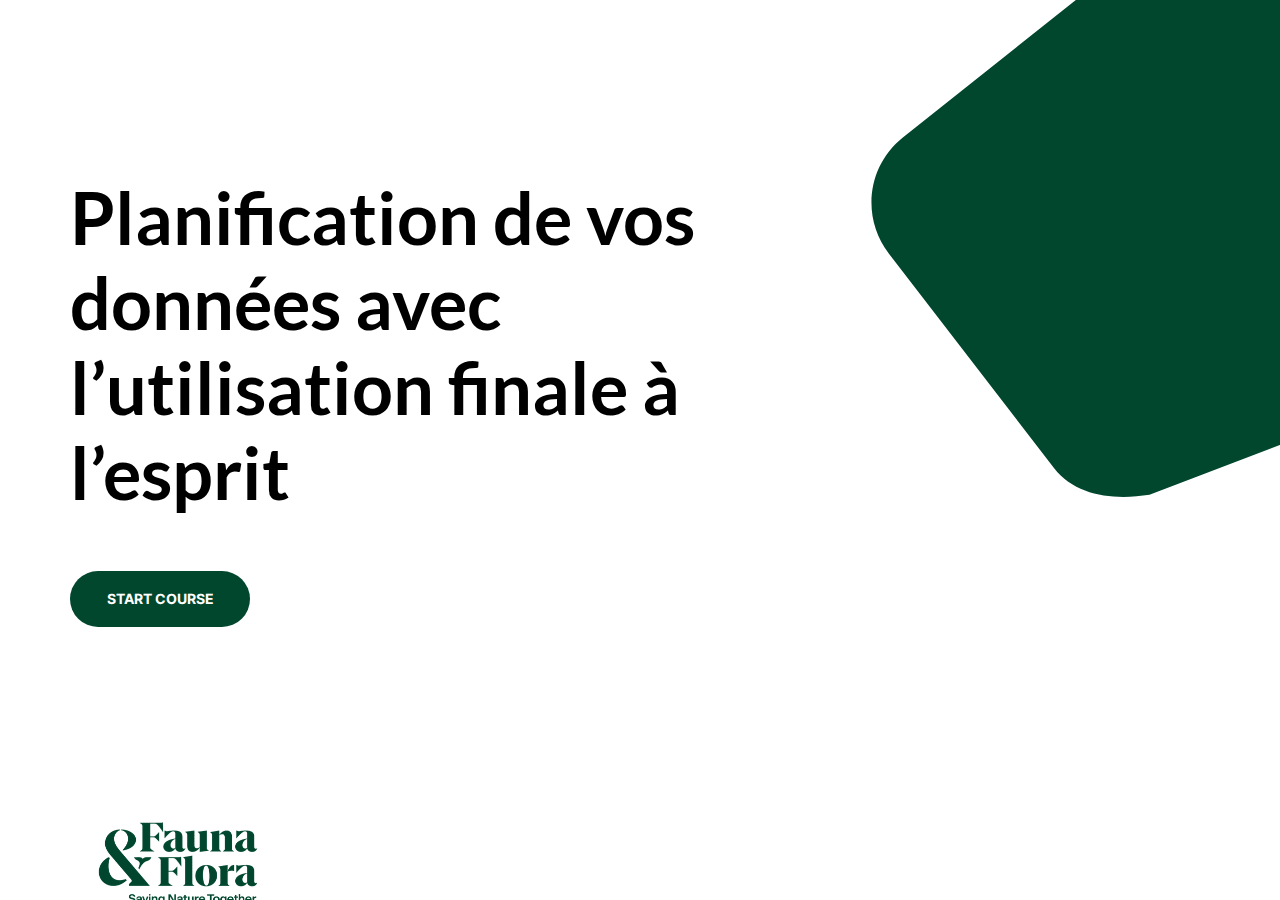
<file: index.html>
<!DOCTYPE html>
<html lang="en" class="">
  <head>
    <meta http-equiv="X-UA-Compatible" content="IE=edge,chrome=1">
    <meta name="viewport" content="width=device-width, initial-scale=1">
    <meta charset="utf-8">

    <title>Planification de vos données avec l’utilisation finale à l’esprit</title>

    <link type="text/css" rel="stylesheet" href="lib/icomoon.css">
    <script type="text/javascript" src="lib/player-0.0.11.min.js"></script>
    <script type="text/javascript" src="lib/lzwcompress.js"></script>

    <!-- Resize Hack -->
    <script type="text/javascript">
      window.resizeTo(screen.width, screen.height);
    </script>
    
    <!--[if lt IE 9]>
    <script src="//html5shiv.googlecode.com/svn/trunk/html5.js"></script>
    <![endif]-->

    <script id="__ENTRY__" type="application/json">
      {".js":["rise/5b8604d3.js"]}
    </script>

    <script id="__REMOTE_ENTRIES__" type="application/json">
      {"mondrian":{".js":["mondrian/entry.js"]}}
    </script>

    <script>
      (function() {
        const jsonp = {}

        function loadModule(manifest) {
          const p = []

          if (manifest['.css'] != null) {
            for (var idx = 0; idx < manifest['.css'].length; idx++) {
              p.push(new Promise((resolve, reject) => {
                var link = document.createElement('link')
                link.onload = resolve
                link.onerror = reject
                link.rel = 'stylesheet'
                link.href = 'lib/' + manifest['.css'][idx]
                document.body.appendChild(link)
              }))
            }
          }

          if (manifest['.js'] != null) {
            for (var idx = 0; idx < manifest['.js'].length; idx++) {
              p.push(new Promise((resolve, reject) => {
                var script = document.createElement('script')
                script.onload = resolve
                script.onerror = reject
                script.src = 'lib/' + manifest['.js'][idx]
                document.body.appendChild(script)
              }))
            }
          }

          return Promise.all(p)
        }

        function deserialize(str) {
          const buffer = Uint8Array.from(atob(str), c => c.charCodeAt(0))
          const json = new TextDecoder().decode(buffer)
          const result = JSON.parse(json)
          return result
        }

        function __loadEntry() {
          return loadModule(JSON.parse(document.getElementById('__ENTRY__').textContent))
        }

        function __loadRemoteEntry(name) {
          const manifest = JSON.parse(document.getElementById('__REMOTE_ENTRIES__').textContent)
          if (manifest[name] == null) throw new Error(`Missing manifest for remote entry "${name}".`)
          return loadModule(manifest[name])
        }
        
        async function __loadJsonp(id, path) {
          try {
            return await new Promise((resolve, reject) => {
              try {
                jsonp[id] = resolve
                const script = document.createElement('script')
                script.onerror = reject
                script.src = `./${path}`
                document.head.appendChild(script)
              } catch (err) {
                reject(err)
              }
            })
          } finally {
            delete jsonp[id]
          }
        }

        function __resolveJsonp(id, data) {
          const resolve = jsonp[id]
          if (typeof resolve !== 'function') {
            throw new Error(`Could not load JSONP "${id}"`)
          }
          resolve(data)
        }

        async function __fetchCourse(name) {
          name = name == null ? window.i18n.default : name
          if (!window.i18n.available.includes(name)) {
            console.warn(`Could not load locale "${name}"`)
            name = window.i18n.available[0]
          }
          const encoded = await __loadJsonp(`course:${name}`, `locales/${name}.js`)
          const courseData = deserialize(encoded)
          return courseData
        }

        window.__loadEntry = __loadEntry
        window.__loadRemoteEntry = __loadRemoteEntry
        window.__loadJsonp = __loadJsonp
        window.__resolveJsonp = __resolveJsonp
        window.__fetchCourse = __fetchCourse
      })()
    </script>
  </head>
  <body>
    <div id="app"></div>
    <script>
  (function(root) {
    window.i18n = {"available":["und"],"default":"und"};
    window.partnerContent = [];

    var quizId = null;
    var storylineId = null;
    var completionPercentage = 100;
    var reporting = 'completed-incomplete';

    var LMSProxySelections = [
      'CommitData',
      'ConcedeControl', // Gives control back to the LMS
      'CreateResponseIdentifier', // Create question response
      'Finish',
      'GetDataChunk',  // Retrieve stringified object with lesson progress
      'GetStatus', // Get Current Status
      'MatchingResponse', // Interaction - Question Type
      'RecordFillInInteraction', // Interaction - Question Type
      'RecordMatchingInteraction', // Interaction - Question Type
      'RecordMultipleChoiceInteraction', // Interaction - Question Type
      'ResetStatus', // Reset the Status
      'SetBookmark',   // Set identifier for bookmark
      'SetDataChunk',  // Set a stringified object with lesson progress
      'SetFailed', // Tell LMS user Failed course
      'SetPassed', // Tell LMS user Passed the course
      'SetReachedEnd', // Tell LMS user completed course
      'SetScore', // Report Users Score to the LMS (for Pass and fail)
      'WriteToDebug',
    ];

    function HookCommit() {
  LMSProxyFuncs.WriteToDebug('Commit strategy detected a reason to commit! Forcing a commit to the LMS.');
  LMSProxyFuncs.CommitData();
}

const ProxyHooks = {

  'SetFailed': HookCommit,
  'SetPassed': HookCommit,
  'SetReachedEnd': HookCommit,
  'SetScore': HookCommit,

  'RecordMultipleChoiceInteraction': HookCommit,
  'RecordMatchingInteraction': HookCommit,
  'RecordFillInInteraction': HookCommit,
  'MatchingResponse': HookCommit,
};

function hookProxy(funcName) {
  if(ProxyHooks[funcName]) {
    return ProxyHooks[funcName]();
  }

  return;
}

var LMSProxyFuncs = pick(LMSProxySelections, window.parent, Function.prototype);

function noAPIFunction (funcName) {
  return function () {
    console.log('Warning: Course was unable to find the LMS API for ' + funcName + '. Course may have been launched from scormcontent/index.html, or the course package is not within an LMS. Saving of student data will not occur.');
  }
}

var initProxy = function() {
  return Object.keys(LMSProxyFuncs).reduce(function(newProxy, funcName) {
    if (LMSProxyFuncs[funcName].toString().length < 35) {
      noAPIFunction(funcName)();

      if (funcName === 'cmi5') {
        newProxy['cmi5'] = {
          getMasteryScore: noAPIFunction('cmi5.getMasteryScore')
        }
      } else {
        newProxy[funcName] = noAPIFunction(funcName);
      }
      
      return newProxy;
    }

    if (arrayHas(funcName, ['CreateResponseIdentifier', 'MatchingResponse', 'cmi5'])) {
      newProxy[funcName] = LMSProxyFuncs[funcName];
      return newProxy;
    }

    newProxy[funcName] = function () {
      var args = ([]).slice.call(arguments);
      var result = LMSProxyFuncs[funcName].apply(null, args);

      hookProxy(funcName);

      return result;
    }
    return newProxy;
  }, {})
}


    var LMSProxy = initProxy();

    var cache = getLMSData();

    function debounce(fn, delay) {
  var timer = null;

  return function () {
    var context = this, args = arguments;
    clearTimeout(timer);
    timer = setTimeout(function () {
      fn.apply(context, args);
    }, delay);
  };
}

function compress(data) {
  try {
    return JSON.stringify({
      v: 2,
      d: lzwCompress.pack(JSON.stringify(data)),
      cpv: "fZ2I9ABU"
    });
  } catch(e) {
    return '';
  }
}

function decompress(stringData) {
  try {
    const data = JSON.parse(stringData);

    return data.d
      ? JSON.parse(lzwCompress.unpack(data.d))
      : data;
  } catch(e) {
    return {};
  }
}

function assign(target) {
  if (target === undefined || target === null) {
    throw new TypeError('assign: Cannot convert undefined or null to object');
  }

  var output = Object(target);

  for (var index = 1; index < arguments.length; index++) {
    var source = arguments[index];
    if (source !== undefined && source !== null) {
      for (var nextKey in source) {
        if (source.hasOwnProperty(nextKey)) {
          output[nextKey] = source[nextKey];
        }
      }
    }
  }
  return output;
}

function identity(value) {
  return value;
}

function bookmark(id) {
  var url = 'index.html#/lessons/' + id;

  LMSProxy.SetBookmark(url, '');
}

function completeOut(passed, reportParam) {
  var reportType = reportParam || reporting;

  if(passed) {
    switch(reportType) {
      case 'completed-incomplete':
      case 'completed-failed':
        LMSProxy.ResetStatus();
        LMSProxy.SetReachedEnd();
        break;

      case 'passed-incomplete':
      case 'passed-failed':
        LMSProxy.SetPassed();
        LMSProxy.SetReachedEnd();
        break;
    }
  } else {
    switch(reportType) {
      case 'passed-failed':
      case 'completed-failed':
        if(!isPassed()) {
          LMSProxy.SetFailed();
        }
        break;
    }
  }
}

var setDataChunk = debounce(function(data) {
  LMSProxy.SetDataChunk(data);
}, 100);

function concatLMSData(data) {
  assign(cache, data);
  setDataChunk(compress(cache));
}

function exit() {
  LMSProxy.ConcedeControl();
}

function finish(totalProgress) {
  if (
    quizId === null &&
    storylineId === null &&
    completionPercentage != undefined &&
    totalProgress >= completionPercentage
  ) {
    completeOut(true);
  }
}

function finishQuiz(passed, score, id) {
  if (id == quizId) {
    reportScore(score);
    completeOut(passed);
  }
}

function finishStoryline(id, passed, isQuiz, score) {
  if (id == storylineId) {
    if (isQuiz) {
      reportScore(score);
      completeOut(passed, 'passed-failed');
    } else {
      completeOut(passed);
    }
  }
}

function sanitizeForUri(title) {
  var strippedTitle = title.replace(/<(?:.|\n)*?>/gm, '');
  var sanitizedTitle = strippedTitle.replace(/[^a-zA-Z0-9-_.~]/g, '-');
  return sanitizedTitle;
}

function shorten(title) {
  return title.charAt(0);
}

function buildResponseIdentifier(response) {
  var title = sanitizeForUri(response.title);
  return LMSProxy.CreateResponseIdentifier(shorten(title), title);
}

function buildMatchingResponse(response) {
  var sourceTitle = sanitizeForUri(response.source.title);
  var targetTitle = sanitizeForUri(response.target.title);

  var source =
    LMSProxy.CreateResponseIdentifier(shorten(sourceTitle), sourceTitle);
  var target =
    LMSProxy.CreateResponseIdentifier(shorten(targetTitle), targetTitle);

  return new LMSProxy.MatchingResponse(source, target);
}

function cleanTitle(title, maxSize) {
  return title.substr(0, maxSize || 20).replace(/\s/g, '_');
}

function titleToId(quiz, question, attempts) {
  return cleanTitle(quiz, 20) + '_' + cleanTitle(question, 230) + '_' + attempts.toString().substr(0,3);
}

function normalizeResult(correct) {
  return correct
    ? window.parent.INTERACTION_RESULT_CORRECT
    : window.parent.INTERACTION_RESULT_WRONG;
}

function reportAnswer(data) {
  var recorder = Function.prototype;
  var response;
  var correctResponses;

  var isCorrect = normalizeResult(data.isCorrect);
  var latency = data.latency;
  var title = data.questionTitle;
  var weighting = 1;
  var strId = titleToId(data.quizTitle, title, data.retryAttempts);

  switch (data.type) {
    case 'MULTIPLE_CHOICE':
    case 'MULTIPLE_RESPONSE':
      response = data.response.map(buildResponseIdentifier);
      correctResponses = data.correctResponse.map(buildResponseIdentifier);
      recorder = LMSProxy.RecordMultipleChoiceInteraction;
      break;

    case 'FILL_IN_THE_BLANK':
      response = data.response;
      correctResponses = data.correctResponse;
      recorder = LMSProxy.RecordFillInInteraction;
      break;

    case 'MATCHING':
      response = data.response.map(buildMatchingResponse);
      correctResponses = data.correctResponse.map(buildMatchingResponse);
      recorder = LMSProxy.RecordMatchingInteraction;
      break;
  }

  recorder(
    strId,
    response,
    isCorrect,
    correctResponses,
    title,
    weighting,
    latency,
    0
  );
}

function getLMSData() {
  var data = null;

  if(!cache) {
    data = LMSProxy.GetDataChunk();

    var result = data
      ? decompress(data)
      : {};

    return result;
  }

  return assign({}, cache);
}

function getProgress(initialProgress) {
  var decodeCourseProgress =
    root.Rise.decodeCourseProgress;

  var progress = assign({}, {
    progress: { lessons: {} }
  }, getLMSData()).progress;

  if(initialProgress) {
    return decodeCourseProgress(initialProgress, progress);
  }

  return progress;
}

function isExport() {
  return true;
}

function isPassed() {
  return LMSProxy.GetStatus() === window.parent.LESSON_STATUS_PASSED;
}

function pick(keys, obj, def) {
  return keys.reduce(function(memo, key) {
    if(obj[key] === undefined) {
      if(def !== undefined) {
        memo[key] = def;
      }
    } else {
      memo[key] = obj[key];
    }

    return memo;
  }, {});
}

function reportScore(score) {
  var highScore = Math.max(getLMSData().score || 0, score);
  concatLMSData({ score: highScore });

  LMSProxy.SetScore(highScore, 100, 0);
}

function resolvePath(path) {
  return ('assets/').concat(path);
}

function resolveFontPath(font) {
  return ('lib/fonts/').concat(font.key.split('/').reverse()[0]);
}

function setLessonProgress(lessonProgress) {
  var encodeLessonProgress =
    root.Rise.encodeLessonProgress;

  var currentProgress = getProgress();

  var lessons = assign(
    {},
    currentProgress.lessons,
    encodeLessonProgress(lessonProgress)
  );

  var progress = assign({}, currentProgress, { lessons: lessons });

  concatLMSData({ progress: progress });
}

function setCourseProgress(courseProgress) {
  var encodeCourseProgress =
    root.Rise.encodeCourseProgress;

  var currentProgress = getProgress();

  var progress = assign(
    {},
    currentProgress,
    encodeCourseProgress(courseProgress)
  );

  concatLMSData({ progress: progress });
}

function getMasteryScore(payload) {
  return payload.passingScore;
}

function arrayHas(val, arr) {
  return !!(~(arr.indexOf(val)))
}

function fetchAvailableLocales() {
  return window.i18n
}

root.Rise = {
  completeLessons: identity,
  decodeCourseProgress: identity,
  encodeCourseProgress: identity,
  encodeLessonProgress: identity
};

root.Runtime = {
  bookmark: bookmark,
  exit: exit,
  fetch: window.__fetchCourse,
  fetchAvailableLocales: fetchAvailableLocales,
  finish: finish,
  finishQuiz: finishQuiz,
  finishStoryline: finishStoryline,
  getMasteryScore: getMasteryScore,
  getProgress: getProgress,
  isExport: isExport,
  reportAnswer: reportAnswer,
  resolveFontPath: resolveFontPath,
  resolvePath: resolvePath,
  setCourseProgress: setCourseProgress,
  setLessonProgress: setLessonProgress
};

  }(window));
</script>

    
    <script>__loadEntry()</script>
    
  </body>
</html>
</file>
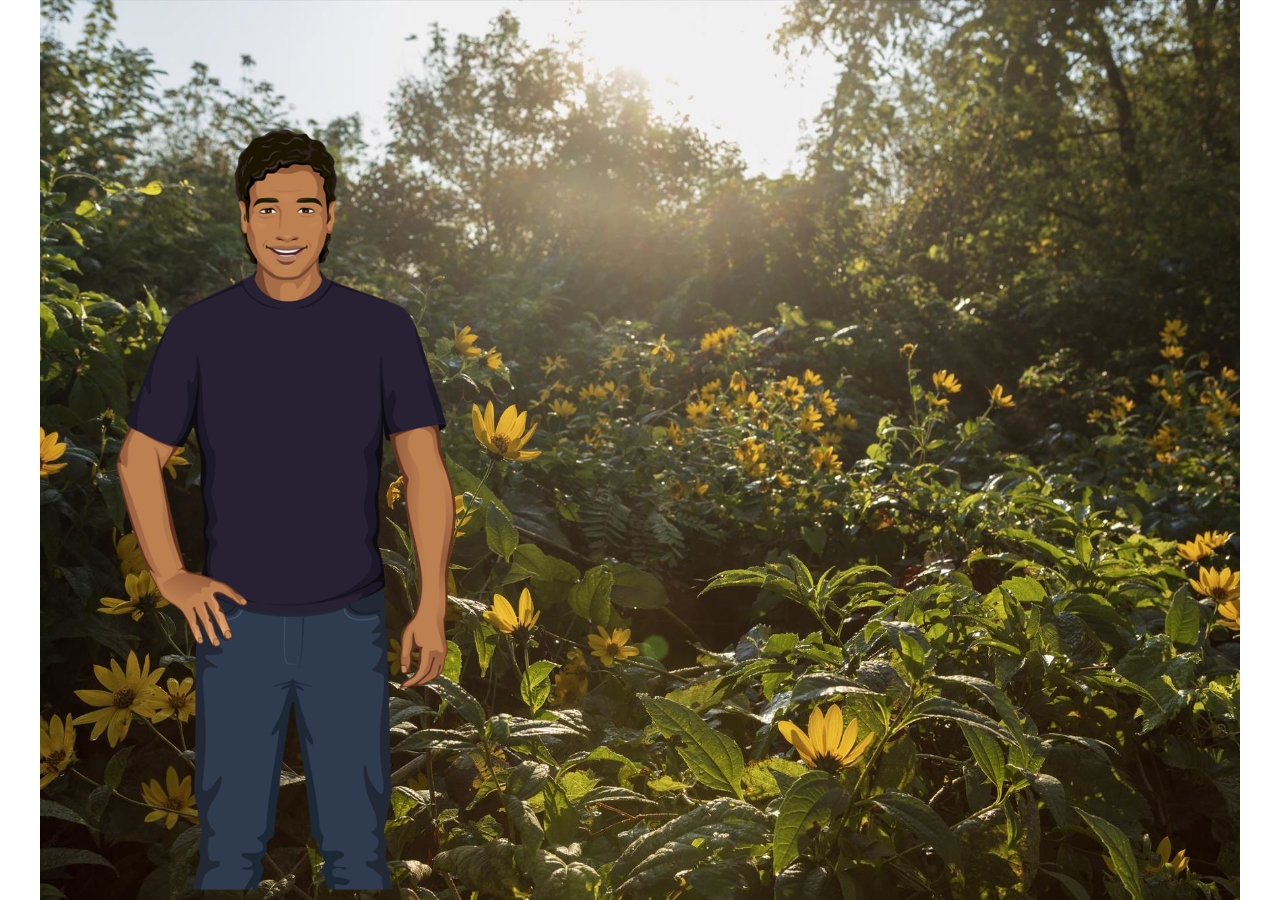
<file: assets/ftz3OfoMGgkqKlr5/story.html>
﻿<!doctype html>
<html lang="en-US">
<head>
  <meta charset="utf-8">
  <!-- Created using Storyline 360 - http://www.articulate.com  -->
  <!-- version: 3.86.32080.0 -->
  <title>convo avec Oscar et Ana</title>
  <meta http-equiv="x-ua-compatible" content="IE=edge"/>
  <meta name="viewport" content="width=device-width,initial-scale=1,user-scalable=no,shrink-to-fit=no,minimal-ui"/>
  <meta name="apple-mobile-web-app-capable" content="yes"/>
  <style>
    html, body { height: 100%; padding: 0; margin: 0 }
    #app { height: 100%; width: 100%; }
  </style>

  <script>
    window.DS = {};
    window.globals = {
      DATA_PATH_BASE: '',
      HAS_FRAME: true,
      HAS_SLIDE: true,

      lmsPresent: false,
      tinCanPresent: false,
      cmi5Present: false,
      aoSupport: false,
      scale: 'noscale',
      captureRc: false,
      browserSize: 'optimal',
      bgColor: '#282828',
      features: 'ClosedCaptionsCustomization,DropInBase,DropInInteractions,DropInMisc,DropInVectors,DropInVideo,JsApi,LayerPresentAsDialog,MultipleQuizTracking,UpdatedThemeEditor',
      themeName: 'unified',
      preloaderColor: '#FFFFFF',
      suppressAnalytics: false,
      productChannel: 'stable',
      publishSource: 'storyline',
      aid: 'aid|61ed9284-7fb2-4892-9b91-5a5bcbf24032',
      cid: '1b6b635f-0458-48ac-a4dc-8f26f0704efa',
      playerVersion: '3.86.32080.0',
      publishTimestamp: '2024-05-19T17:23:03.9214732Z',
      maxIosVideoElements: 10,
      connectionSettings: { message: 'You%20are%20offline.%20Trying%20to%20reconnect...', useDarkTheme: false, mode: 'disabled' },
      hasFeature: function(feature) {
        return this.features.split(',').includes(feature);
      },
      
      parseParams: function(qs) {
        if (window.globals.parsedParams != null) {
          return window.globals.parsedParams;
        }
        qs = (qs || window.location.search.substr(1)).split('+').join(' ');
        var params = {},
            tokens,
            re = /[?&]?([^=]+)=([^&]*)/g;

        while (tokens = re.exec(qs)) {
          params[decodeURIComponent(tokens[1]).trim()] =
            decodeURIComponent(tokens[2]).trim();
        }
        window.globals.parsedParams = params;
        return params;
      }

    };
  </script>
  <script>
    var isIe11 = ('ActiveXObject' in window || window.MSBlobBuilder != null)
      && window.msCrypto != null && !window.ActiveXObject;
    if (isIe11) {
      window.globals.unsupportedBrowser = true;
      document.write(atob('[base64]'));
    }
  </script>

  <script>
    if (window.globals.hasFeature('MultiLanguageSupport')) {
      
      
    }
  </script>

  
  <script>window.THREE = { };</script>
  
<meta name="robots" content="noindex, nofollow"></head>
<body style="background: #282828" class="cs-HTML theme-unified">
<script src="player-interface.js"></script>
  <script>!function(){var e,i=/iPhone/i,o=/iPod/i,n=/iPad/i,t=/\biOS-universal(?:.+)Mac\b/i,r=/\bAndroid(?:.+)Mobile\b/i,a=/Android/i,d=/(?:SD4930UR|\bSilk(?:.+)Mobile\b)/i,p=/Silk/i,l=/Windows Phone/i,u=/\bWindows(?:.+)ARM\b/i,b=/BlackBerry/i,s=/BB10/i,c=/Opera Mini/i,f=/\b(CriOS|Chrome)(?:.+)Mobile/i,h=/Mobile(?:.+)Firefox\b/i,v=function(e){return void 0!==e&&"MacIntel"===e.platform&&"number"==typeof e.maxTouchPoints&&e.maxTouchPoints>1&&"undefined"==typeof MSStream};e=function(e){var m={userAgent:"",platform:"",maxTouchPoints:0};e||"undefined"==typeof navigator?"string"==typeof e?m.userAgent=e:e&&e.userAgent&&(m={userAgent:e.userAgent,platform:e.platform,maxTouchPoints:e.maxTouchPoints||0}):m={userAgent:navigator.userAgent,platform:navigator.platform,maxTouchPoints:navigator.maxTouchPoints||0};var g=m.userAgent,y=g.split("[FBAN");void 0!==y[1]&&(g=y[0]),void 0!==(y=g.split("Twitter"))[1]&&(g=y[0]);var A=function(e){return function(i){return i.test(e)}}(g),w={apple:{phone:A(i)&&!A(l),ipod:A(o),tablet:!A(i)&&(A(n)||v(m))&&!A(l),universal:A(t),device:(A(i)||A(o)||A(n)||A(t)||v(m))&&!A(l)},amazon:{phone:A(d),tablet:!A(d)&&A(p),device:A(d)||A(p)},android:{phone:!A(l)&&A(d)||!A(l)&&A(r),tablet:!A(l)&&!A(d)&&!A(r)&&(A(p)||A(a)),device:!A(l)&&(A(d)||A(p)||A(r)||A(a))||A(/\bokhttp\b/i)},windows:{phone:A(l),tablet:A(u),device:A(l)||A(u)},other:{blackberry:A(b),blackberry10:A(s),opera:A(c),firefox:A(h),chrome:A(f),device:A(b)||A(s)||A(c)||A(h)||A(f)},any:!1,phone:!1,tablet:!1};return w.any=w.apple.device||w.android.device||w.windows.device||w.other.device,w.phone=w.apple.phone||w.android.phone||w.windows.phone,w.tablet=w.apple.tablet||w.android.tablet||w.windows.tablet,w}(),"object"==typeof exports&&"undefined"!=typeof module?module.exports=e:"function"==typeof define&&define.amd?define((function(){return e})):this.isMobile=e}();
    window.isMobile.apple.tablet = window.isMobile.apple.tablet ||
      (navigator.platform === 'MacIntel' && navigator.maxTouchPoints > 1);
    window.isMobile.apple.device = window.isMobile.apple.device || window.isMobile.apple.tablet;
    window.isMobile.tablet = window.isMobile.tablet || window.isMobile.apple.tablet;
    window.isMobile.any = window.isMobile.any || window.isMobile.apple.tablet;
  </script>

  <div id="focus-sink" tabindex="-1"></div>

  <div id="preso"></div>
  <script>
    (function() {

      var classTypes = [ 'desktop', 'mobile', 'phone', 'tablet' ];

      var addDeviceClasses = function(prefix, testObj) {
        var curr, i;
        for (i = 0; i < classTypes.length; i++) {
          curr = classTypes[i];
          if (testObj[curr]) {
            document.body.classList.add(prefix + curr);
          }
        }
      };

      var params = window.globals.parseParams(),
          isDevicePreview = params.devicepreview === '1',
          isPhoneOverride = params.deviceType === 'phone' || (isDevicePreview && params.phone == '1'),
          isTabletOverride = (params.deviceType === 'tablet' || isDevicePreview) && !isPhoneOverride,
          isMobileOverride = isPhoneOverride || isTabletOverride;

      var deviceView = {
        desktop: !window.isMobile.any && !isMobileOverride,
        mobile: window.isMobile.any || isMobileOverride,
        phone: isPhoneOverride || (window.isMobile.phone && !isTabletOverride),
        tablet: isTabletOverride || window.isMobile.tablet
      };

      window.globals.deviceView = deviceView;
      window.isMobile.desktop = !window.isMobile.any;
      window.isMobile.mobile = window.isMobile.any;

      addDeviceClasses('view-', deviceView);

    })();
  </script>
  
  <script src='story_content/user.js' type=text/javascript></script>
  <div class="slide-loader"></div>

  <script>
    var doc = document, loader = doc.body.querySelector('.slide-loader'); [ 1, 2, 3 ].forEach(function(n) { var d = doc.createElement('div'); d.style.backgroundColor = window.globals.preloaderColor; d.classList.add('mobile-loader-dot'); d.classList.add('dot' + n); loader.appendChild(d); });
  </script>

  <div class="mobile-load-title-overlay" style="display: none">
    <div class="mobile-load-title">convo avec Oscar et Ana</div>
  </div>

  <div class="mobile-chrome-warning"></div>

  
<style>
  .warn-connection-dialog {
    display: none;
    background: transparent;
    pointer-events: all;
    position: fixed;
    left: 0;
    top: 0;
    width: 100%;
    height: 100%;
    z-index: 999;
  }

  .warn-connection-content {
    pointer-events: all;
    border-radius: 4px;
    background: white;
    border: 1px solid #E7E7E7;
    color: #333333;
    box-shadow: 0 2px 4px rgba(0, 0, 0, 0.25);
    transition: all 150ms ease-out;
    position: absolute;
    white-space: nowrap;
  }

  .view-phone.is-landscape .warn-connection-content {
    left: 23px;
    bottom: 23px;
  }

  .view-tablet.is-landscape .warn-connection-content {
    left: 50%;
    top: 20px;
    transform: translateX(-50%);
  }

  .view-mobile.is-portrait .warn-connection-content {
    transform: translate(-50%, calc(-100% - 15px));
  }

  .warn-connection-content p {
    display: inline-block;
    margin: 0 8px 0 0;
    line-height: 33px;
    font-size: 11px;
  }

  .warn-connection-content svg {
    position: relative;
    vertical-align: middle;
    margin: 0 2px 2px 8px;
  }

  .view-desktop .warn-connection-content {
    left: 1.5em;
    bottom: 1.5em;
  }

  .view-desktop .warn-connection-content p {
    font-size: 1.1em;
  }

  .is-offline .warn-connection-dialog {
    display: block;
  }

  .is-offline .cs-panel * {
    pointer-events: none !important;
  }

  .is-offline .cs-panel {
    pointer-events: all !important;
  }

  .is-offline #nav-controls * {
    pointer-events: none !important;
  }

  .is-offline #nav-controls {
    pointer-events: all !important;
  }
</style>

<div class="warn-connection-dialog" role="alertdialog" aria-modal="true" tabindex="0" aria-labelledby="warn-connection-message">
  <div class="warn-connection-content">
    <svg width="17" height="15" viewBox="0 0 17 15" xmlns="http://www.w3.org/2000/svg">
      <path fill="#8F0000" stroke="white" d="M16.07,12.98 L15.88,12.23 L9.51,1.21 C8.97,0.26,7.6,0.26,7.06,1.21 L0.69,12.23 C0.15,13.16,0.81,14.36,1.91,14.36 H14.65 C15.47,14.36,16.05,13.7,16.07,12.98 Z"/>
      <path fill="white" stroke="white" d="M8.58,5.5 C8.35,5.28,8.5,5.35,8.21,5.32 C8.09,5.35,7.97,5.49,7.96,5.67 C7.97,5.79,7.98,5.92,7.98,6.04 L7.98,6.04 C7.99,6.17,8,6.31,8.01,6.43 L8.01,6.44 C8.03,6.92,8.06,7.41,8.09,7.9 L8.09,7.9 C8.12,8.39,8.14,8.88,8.17,9.37 C8.17,9.39,8.18,9.42,8.2,9.44 C8.23,9.46,8.25,9.47,8.28,9.47 C8.31,9.47,8.34,9.46,8.35,9.44 C8.37,9.43,8.38,9.4,8.39,9.35 L8.39,9.34 C8.39,9.24,8.4,9.15,8.4,9.05 L8.4,9.05 C8.41,8.96,8.41,8.86,8.42,8.75 C8.43,8.44,8.45,8.12,8.47,7.81 L8.47,7.81 C8.49,7.49,8.51,7.18,8.53,6.87 C8.55,6.46,8.56,6.05,8.59,5.64 L8.6,5.62 C8.6,5.57,8.59,5.53,8.58,5.5 L8.21,5.32 Z"/>
      <circle fill="white" stroke="white" cx="8.3" cy="11.35" r="0.3"/>
    </svg>
    <p id="warn-connection-message">You are offline. Trying to reconnect...</p>
  </div>
</div>

<script>
  (function() {
    window.DS.connection = {
      warningShown: false,
      assets: {},
      loadingAssetGroup: false,
      retryDelay: 500
    };

    var connectionSettings = window.globals.connectionSettings || {};

    var useConnectionMessages = window.AbortController != null &&
      window.location.protocol != 'file:' &&
      connectionSettings.mode === 'normal';

    window.DS.connection.useConnectionMessages = useConnectionMessages;

    var assetCount = 0;
    var checkLoadedId;


    if (useConnectionMessages && connectionSettings != null) {
      var contentEl = document.querySelector('.warn-connection-content');
      var messageEl = contentEl.querySelector('p');

      if (connectionSettings.useDarkTheme) {
        contentEl.style.borderColor = '#BABBBA';
        contentEl.style.backgroundColor = '#282828';
        contentEl.style.color = '#FFFFFF';
      }

      if (connectionSettings.message != null) {
        messageEl.textContent = window.decodeURIComponent(connectionSettings.message);
      }
    }

    function checkAssetsReady() {
      for (var i in DS.connection.assets) {
        if (!DS.connection.assets[i].success) {
          return false;
        }
      }
      return true;
    }

    function stopAssetGroup() {
      if (!useConnectionMessages) { return; }

      assetCount = 0;

      DS.connection.oldAssetGroup = DS.connection.assets;
      DS.connection.assets = {};
      DS.connection.loadingAssetGroup = false;
      clearInterval(checkLoadedId);
    }

    function startAssetGroup() {
      if (!useConnectionMessages) { return; }
      var ticks = 0;
      clearInterval(checkLoadedId);
      checkLoadedId = setInterval(function() {
        var loaded = 0;
        if (assetCount === 0 && loaded === 0) {
          clearInterval(checkLoadedId);
          return;
        }

        for (var i in DS.connection.assets) {
          if (DS.connection.assets[i].success) {
            loaded++;
          }
        }

        if (assetCount === loaded && checkAssetsReady()) {
          for (var i in DS.connection.assets) {
            if (DS.connection.assets[i].action) {
              DS.connection.assets[i].action();
            }
          }
          hideWarning();
          stopAssetGroup();
        }
      }, 100)
    }

    function requiredAsset(url, action, retry, type) {
      if (!useConnectionMessages) { return; }
      if (DS.connection.assets[url]) { return; }

      DS.connection.assets[url] = {
        success: false, action: action, retry: retry, type: type
      };
      assetCount = Object.keys(DS.connection.assets).length;
      if (!DS.connection.loadingAssetGroup) {
        startAssetGroup();
      }
      DS.connection.loadingAssetGroup = true;
    }

    function assetLoaded(url) {
      if (!useConnectionMessages) { return; }
      if (DS.connection.assets[url]) {
        DS.connection.assets[url].success = true;
      }
    }

    function assetFailed(url) {
      if (!useConnectionMessages) { return; }
      if (!DS.connection.assets[url]) {
        if (/\.js$/.test(url) && url.indexOf('transcripts') === -1) {
          setTimeout(function() {
            if (DS.connection.lastSlideLoaded != null) {
              DS.connection.lastSlideLoaded();
            }
          }, DS.connection.retryDelay);
        }
        return;
      }
      if (!DS.connection.warningShown) { showWarning(); }
      if (DS.connection.assets[url].retry) {
        setTimeout(function() {
          if (!DS.connection.assets[url].success) {
            DS.connection.assets[url].retry()
          }
        }, DS.connection.retryDelay);
      }
    }

    function hideWarning() {
      document.body.classList.remove('is-offline');
      DS.connection.warningShown = false;
      enableKeys();
    }
    DS.connection.hideWarning = hideWarning

    function showWarning(btn) {
      document.body.classList.add('is-offline')
      DS.connection.warningShown = true;
      updateWarningPosition();
      disableKeys();
    }

    function updateWarningPosition() {
      if (!DS.connection.warningShown) {
        return;
      }

      var isPortrait = document.body.classList.contains('is-portrait');
      var isMobile = document.body.classList.contains('view-mobile');
      var warningEl = document.querySelector('.warn-connection-content');

      if (isPortrait && isMobile) {
        var slide = document.querySelector('.primary-slide');
        var slideRect = slide != null
          ? slide.getBoundingClientRect()
          : { top: window.innerHeight, left: 0, width: window.innerWidth };

        warningEl.style.top = `${slideRect.top}px`
        warningEl.style.left = `${slideRect.left + slideRect.width / 2}px`
      } else {
        warningEl.style.top = null;
        warningEl.style.left = null;
      }

      window.requestAnimationFrame(updateWarningPosition);
    }

    function onDisableKeyDown(e) {
      e.preventDefault();
      e.stopImmediatePropagation();
    }

    function onDisableKeyUp(e) {
      e.preventDefault();
      e.stopImmediatePropagation();
    }

    var accStyle = document.createElement('style');
    var warnDialogEl = document.querySelector('.warn-connection-dialog');

    function disableKeys() {
      if (DS.views && DS.views.nsStack && DS.views.nsStack.length === 1) {
        DS.views.nsStack[0].tabReachable = false
        DS.views.nsStack[0].updateTabIndex(true, true);
      }

      accStyle.innerHTML = '.acc-shadow-dom { display: none; }';
      document.body.appendChild(accStyle);

      warnDialogEl.parentNode.append(warnDialogEl);
      warnDialogEl.focus();
    }

    function enableKeys() {
      accStyle.remove();
      if (DS.views && DS.views.nsStack && DS.views.nsStack.length === 1 && DS.views.nsStack[0].name === '_frame') {
        DS.views.nsStack[0].tabReachable = true;
        DS.views.nsStack[0].updateTabIndex();
      }
    }

    // these will all be noops if the feature flag isn't set in
    // the data and `window.globals.features`
    DS.connection.requiredAsset = requiredAsset;
    DS.connection.assetLoaded = assetLoaded;
    DS.connection.assetFailed = assetFailed;
    DS.connection.stopAssetGroup = stopAssetGroup;
    DS.connection.startAssetGroup = startAssetGroup;
  })();
</script>


  <script>
    
    if (window.autoSpider && window.vInterfaceObject) {
      document.querySelector('.mobile-load-title-overlay').style.display = 'none';
    }
  </script>

  

  <link rel="stylesheet" href="html5/data/css/output.min.css" data-noprefix/>
</body>
<script src="html5/lib/scripts/bootstrapper.min.js"></script>
</html>
</file>
<file: lib/icomoon.css>
@font-face {
	font-family: 'icomoon';
	src:  url('fonts/icomoon.ttf') format('truetype'),
				url('fonts/icomoon.woff') format('woff');
	font-weight: normal;
	font-style: normal;
}

[class^="icon-"], [class*=" icon-"] {
	/* use !important to prevent issues with browser extensions that change fonts */
	font-family: 'icomoon' !important;
	speak: none;
	font-style: normal;
	font-weight: normal;
	font-variant: normal;
	text-transform: none;
	line-height: 1;

	/* Better Font Rendering =========== */
	-webkit-font-smoothing: antialiased;
	-moz-osx-font-smoothing: grayscale;
}

.icon-edit-author-name:before {
	content: "\e976";
}
.icon-lock:before {
	content: "\e977";
}
.icon-checkmark-valid:before {
	content: "\e95d";
}
.icon-close-media-panel:before {
	content: "\e95e";
}
.icon-trash4:before {
	content: "\e95f";
}
.icon-x-invalid-url:before {
	content: "\e960";
}
.icon-attach2:before {
	content: "\e961";
}
.icon-bold:before {
	content: "\e962";
}
.icon-fontcolor:before {
	content: "\e963";
}
.icon-fontsize:before {
	content: "\e964";
}
.icon-italic:before {
	content: "\e965";
}
.icon-link:before {
	content: "\e966";
}
.icon-orderedlist:before {
	content: "\e967";
}
.icon-quote:before {
	content: "\e968";
}
.icon-unorderedlist:before {
	content: "\e969";
}
.icon-feedback:before {
	content: "\e910";
}
.icon-review:before {
	content: "\e911";
}
.icon-customizable:before {
	content: "\e908";
}
.icon-design:before {
	content: "\e909";
}
.icon-interactions:before {
	content: "\e90a";
}
.icon-questions:before {
	content: "\e90b";
}
.icon-scenarios2:before {
	content: "\e90c";
}
.icon-slides:before {
	content: "\e90d";
}
.icon-desktop:before {
	content: "\e902";
}
.icon-expressions:before {
	content: "\e903";
}
.icon-poses:before {
	content: "\e904";
}
.icon-retina:before {
	content: "\e905";
}
.icon-scenarios:before {
	content: "\e906";
}
.icon-transparency:before {
	content: "\e907";
}
.icon-Master-01:before {
	content: "\e934";
}
.icon-Master-02:before {
	content: "\e93a";
}
.icon-Master-03:before {
	content: "\e939";
}
.icon-Master-04:before {
	content: "\e936";
}
.icon-Master-05:before {
	content: "\e93b";
}
.icon-Master-06:before {
	content: "\e935";
}
.icon-Master-07:before {
	content: "\e937";
}
.icon-Master-08:before {
	content: "\e938";
}
.icon-Master-09:before {
	content: "\e922";
}
.icon-Master-10:before {
	content: "\e926";
}
.icon-Master-11:before {
	content: "\e924";
}
.icon-Master-12:before {
	content: "\e928";
}
.icon-Master-13:before {
	content: "\e923";
}
.icon-Master-14:before {
	content: "\e925";
}
.icon-Master-15:before {
	content: "\e929";
}
.icon-Master-16:before {
	content: "\e927";
}
.icon-Master-17:before {
	content: "\e92b";
}
.icon-Master-18:before {
	content: "\e92c";
}
.icon-Master-19:before {
	content: "\e92d";
}
.icon-Master-20:before {
	content: "\e92e";
}
.icon-Master-21:before {
	content: "\e92f";
}
.icon-Master-22:before {
	content: "\e930";
}
.icon-Master-23:before {
	content: "\e931";
}
.icon-Master-24:before {
	content: "\e932";
}
.icon-Master-25:before {
	content: "\e933";
}
.icon-Master-26:before {
	content: "\e92a";
}
.icon-check-circle:before {
	content: "\e803";
}
.icon-trash:before {
	content: "\e804";
}
.icon-rotation:before {
	content: "\e91a";
}
.icon-vector:before {
	content: "\e91b";
}
.icon-mute:before {
	content: "\e90e";
}
.icon-volume:before {
	content: "\e90f";
}
.icon-logo:before {
	content: "\e805";
}
.icon-share:before {
	content: "\e801";
}
.icon-sorting:before {
	content: "\e91c";
}
.icon-more:before {
	content: "\e91d";
}
.icon-copy:before {
	content: "\e951";
}
.icon-clock:before {
	content: "\e915";
}
.icon-quotes-left:before {
	content: "\e918";
}
.icon-list-numbered:before {
	content: "\e916";
}
.icon-list2:before {
	content: "\e917";
}
.icon-plus:before {
	content: "\e60a";
}
.icon-info:before {
	content: "\e974";
}
.icon-cross:before {
	content: "\e913";
}
.icon-checkmark:before {
	content: "\e975";
}
.icon-arrow-up2:before {
	content: "\e959";
}
.icon-arrow-down2:before {
	content: "\e95a";
}
.icon-sort-alpha-asc:before {
	content: "\e912";
}
.icon-rtf:before {
	content: "\e94b";
}
.icon-doc:before {
	content: "\e94a";
}
.icon-pdf:before {
	content: "\e94c";
}
.icon-ppt:before {
	content: "\e94d";
}
.icon-file:before {
	content: "\e94e";
}
.icon-xls:before {
	content: "\e94f";
}
.icon-zip:before {
	content: "\e950";
}
.icon-file-alt:before {
	content: "\e944";
}
.icon-doc-alt:before {
	content: "\e943";
}
.icon-pdf-alt:before {
	content: "\e945";
}
.icon-ppt-alt:before {
	content: "\e946";
}
.icon-rtf-alt:before {
	content: "\e947";
}
.icon-xls-alt:before {
	content: "\e948";
}
.icon-zip-alt:before {
	content: "\e949";
}
.icon-attach:before {
	content: "\e942";
}
.icon-reload:before {
	content: "\e941";
}
.icon-trash2:before {
	content: "\e60d";
}
.icon-arrow-left:before {
	content: "\e608";
}
.icon-arrow-right:before {
	content: "\e609";
}
.icon-check-alt:before {
	content: "\e606";
}
.icon-password-view:before {
	content: "\e972";
}
.icon-password-hide:before {
	content: "\e973";
}
.icon-view-grid:before {
	content: "\e96c";
}
.icon-grid-view:before {
	content: "\e96c";
}
.icon-view-list:before {
	content: "\e96d";
}
.icon-list-view:before {
	content: "\e96d";
}
.icon-blocks:before {
	content: "\e95b";
}
.icon-list3:before {
	content: "\e95c";
}
.icon-export:before {
	content: "\e958";
}
.icon-screencast:before {
	content: "\e957";
}
.icon-cursor:before {
	content: "\e956";
}
.icon-documents:before {
	content: "\e952";
}
.icon-duplicate:before {
	content: "\e952";
}
.icon-trash3:before {
	content: "\e953";
}
.icon-Article:before {
	content: "\e93c";
}
.icon-Interaction:before {
	content: "\e93d";
}
.icon-Quiz:before {
	content: "\e93e";
}
.icon-Video:before {
	content: "\e93f";
}
.icon-trashcan:before {
	content: "\e921";
}
.icon-marker_style:before {
	content: "\e920";
}
.icon-photo:before {
	content: "\e91f";
}
.icon-microphone:before {
	content: "\e91e";
}
.icon-plus2:before {
	content: "\e800";
}
.icon-processing:before {
	content: "\e607";
}
.icon-menu:before {
	content: "\e602";
}
.icon-headset:before {
	content: "\e603";
}
.icon-list:before {
	content: "\e604";
}
.icon-video:before {
	content: "\e605";
}
.icon-mail:before {
	content: "\e954";
}
.icon-remove:before {
	content: "\e955";
}
.icon-up-level-2:before {
	content: "\e96e";
}
.icon-up-level-list-2:before {
	content: "\e96f";
}
.icon-plus-circle:before {
	content: "\e802";
}
.icon-up-level:before {
	content: "\e970";
}
.icon-up-level-list:before {
	content: "\e971";
}
.icon-eye:before {
	content: "\e96b";
}
.icon-tick:before {
	content: "\e900";
}
.icon-check:before {
	content: "\e901";
}
.icon-link-alt:before {
	content: "\e919";
}
.icon-chevron-down:before {
	content: "\e60b";
}
.icon-chevron-up:before {
	content: "\e60c";
}
.icon-chevron-left:before {
	content: "\e600";
}
.icon-chevron:before {
	content: "\e601";
}
.icon-chevron-right:before {
	content: "\e601";
}
.icon-close-small:before {
	content: "\e940";
}
.icon-pie-chart:before {
	content: "\e914";
}
.icon-alert:before {
	content: "\e96a";
}
</file>
<file: assets/ftz3OfoMGgkqKlr5/html5/data/css/output.min.css>
@font-face {
  font-family: 'LatoBold Charset1_ BoldDC59563F';
  src: url('[data-uri]');
  font-style: normal;
  font-weight: normal;
}
@font-face {
  font-family: 'Lato Charset1_ 5hbVMCS2FF92A707';
  src: url('[data-uri]');
  font-style: normal;
  font-weight: normal;
}
@font-face {
  font-family: 'Open Sans Charset1_ 6TgBCDCA575';
  src: url('[data-uri]');
  font-style: normal;
  font-weight: normal;
}
@font-face {
  font-family: 'Open SansBold CharsBold48C514C9';
  src: url('[data-uri]');
  font-style: normal;
  font-weight: normal;
}
@font-face {
  font-family: 'Open Sans Charset0_v9TY33EDE6F2';
  src: url('[data-uri]');
  font-style: normal;
  font-weight: normal;
}
@font-face {
  font-family: 'Open SansBold CharsBoldE47A47C6';
  src: url('[data-uri]');
  font-style: normal;
  font-weight: normal;
}
.cs-HTML {
  background: rgba(40, 40, 40, 1);
}
.cs-pxabnsnfns00001100101 .cs-infopanel  {
  box-shadow: 0 1px 0 rgba(0, 0, 0, 0);
  background: rgba(255, 255, 255, 1);
}
.cs-pxabnsnfns00001100101 .cs-infopanel .cs-link {
  color: rgba(186, 187, 186, 1);
}
.cs-pxabnsnfns00001100101 .cs-infopanel .cs-link:hover {
  color: rgba(255, 255, 255, 1);
}
.cs-pxabnsnfns00001100101 .cs-infopanel .cs-name {
  color: rgba(68, 68, 68, 1);
}
.cs-pxabnsnfns00001100101 .cs-infopanel .cs-title {
  color: rgba(153, 153, 153, 1);
}
.cs-pxabnsnfns00001100101 .cs-infopanelpopup  {
  box-shadow: 0 1px 0 rgba(0, 0, 0, 0);
  background: rgba(0, 0, 0, 0);
}
.cs-pxabnsnfns00001100101 .cs-infopanelpopup .cs-link {
  color: rgba(255, 0, 0, 1);
}
.cs-pxabnsnfns00001100101 .cs-infopanelpopup .cs-link:hover {
  color: rgba(255, 255, 255, 1);
}
.cs-pxabnsnfns00001100101 .cs-infopanelpopup .cs-name {
  color: rgba(255, 255, 255, 1);
}
.cs-pxabnsnfns00001100101 .cs-infopanelpopup .cs-bio {
  color: rgba(186, 187, 186, 1);
}
.cs-pxabnsnfns00001100101 .cs-timer  {
  color: rgba(186, 187, 186, 1);
}
.cs-pxabnsnfns00001100101 .cs-duration stop:first-child {
  stop-color: rgba(60, 60, 60, 1);
}
.cs-pxabnsnfns00001100101 .cs-duration stop:last-child {
  stop-color: rgba(60, 60, 60, 1);
}
.cs-pxabnsnfns00001100101 .cs-elapsed stop:first-child {
  stop-color: rgba(254, 227, 71, 1);
}
.cs-pxabnsnfns00001100101 .cs-elapsed stop:last-child {
  stop-color: rgba(254, 227, 71, 1);
}
.cs-pxabnsnfns00001100101 .cs-timer .cs-pie .cs-innerstroke {
  stroke: rgba(199, 199, 199, 1);
}
.cs-pxabnsnfns00001100101 .cs-timer .cs-pie .cs-innerborder {
  stroke: rgba(255, 255, 255, 1);
}
.cs-pxabnsnfns00001100101 .cs-window  {
  box-shadow: 0 8px 5px rgba(0, 0, 0, 0.2);
  border-color: rgba(49, 99, 0, 0);
  background: rgba(33, 33, 33, 1);
  color: rgba(248, 248, 248, 1);
}
.cs-pxabnsnfns00001100101 .cs-window .cs-diva {
  border-color: rgba(78, 78, 78, 1);
}
.cs-pxabnsnfns00001100101 .cs-window .cs-divb {
  border-color: rgba(78, 78, 78, 0);
}
.cs-pxabnsnfns00001100101 .cs-editor .cs-editor-slide {
  color: rgba(226, 226, 226, 1);
}
.cs-pxabnsnfns00001100101 .cs-editor .cs-editor-html {
  color: rgba(186, 187, 186, 1);
}
.cs-pxabnsnfns00001100101 .cs-editor .cs-editor-button {
  text-shadow: 0 1px 0 rgba(0, 0, 0, 0);
  color: rgba(255, 255, 255, 1);
  border-color: rgba(211, 211, 211, 1);
  background: rgba(34, 34, 34, 1);
}
.cs-pxabnsnfns00001100101 .cs-editor .cs-editor-button:hover {
  background: rgba(68, 68, 68, 1);
}
.cs-pxabnsnfns00001100101 .cs-editor .cs-editor-button:active {
  background: rgba(68, 68, 68, 1);
}
.cs-pxabnsnfns00001100101 .cs-listitem  {
  color: rgba(186, 187, 186, 1);
  border-color: none;
  border: 1px solid transparent;
}
.cs-pxabnsnfns00001100101 .cs-listitem:hover {
  background: rgba(255, 255, 255, 0.06);
  border-color: rgba(108, 108, 108, 1) !important;
  border-width: 1px;
  border-radius: 2px;
  border-style: solid;
  box-sizing: border-box;
}
.cs-pxabnsnfns00001100101 .cs-listitem.hover {
  background: rgba(255, 255, 255, 0.06);
  border-color: rgba(108, 108, 108, 1) !important;
  border-width: 1px;
  border-radius: 2px;
  border-style: solid;
  box-sizing: border-box;
}
.cs-pxabnsnfns00001100101 .cs-glossary  {
  color: rgba(186, 187, 186, 1);
}
.cs-pxabnsnfns00001100101 .cs-glossary .cs-scrolling-panel {
  background: rgba(0, 0, 0, 0);
}
.cs-pxabnsnfns00001100101 .cs-glossary .cs-term.cs-selected .cs-choice-list-trigger {
  color: rgba(255, 255, 255, 1);
  background: rgba(255, 255, 255, 1);
}
.cs-pxabnsnfns00001100101 .cs-glossary .cs-term.cs-selected .cs-choice-list-trigger:focus {
  color: rgba(255, 255, 255, 1);
  background: rgba(255, 255, 255, 1);
}
.cs-pxabnsnfns00001100101 .cs-glossary .cs-term:hover .cs-choice-list-trigger {
  background: rgba(186, 187, 186, 1);
}
.cs-pxabnsnfns00001100101 .cs-glossary .cs-term.hover .cs-choice-list-trigger {
  background: rgba(186, 187, 186, 1);
}
.cs-pxabnsnfns00001100101 .cs-glossary .cs-term .cs-choice-list-trigger:focus {
  background: rgba(186, 187, 186, 1);
}
.cs-pxabnsnfns00001100101 .cs-glossary .cs-diva {
  border-color: rgba(0, 0, 0, 0);
}
.cs-pxabnsnfns00001100101 .cs-glossary .cs-divb {
  border-color: rgba(0, 0, 0, 0);
}
.cs-pxabnsnfns00001100101 .cs-glossary .cs-divc {
  border-color: rgba(0, 0, 0, 0);
}
.cs-pxabnsnfns00001100101 .cs-glossary .cs-heading {
  color: rgba(248, 248, 248, 1);
  font-weight: 700;
}
.note-content p span {
  color: rgba(186, 187, 186, 1);
  line-height: 1.4em;
  font-size: 103.769%;
}
.cs-pxabnsnfns00001100101 .cs-resource .cs-separator {
  border-color: rgba(0, 0, 0, 0);
}
.cs-pxabnsnfns00001100101 .cs-outline  {
  color: rgba(45, 45, 45, 1);
}
.cs-pxabnsnfns00001100101 .cs-outline .cs-diva {
  border-color: rgba(0, 0, 0, 0);
}
.cs-pxabnsnfns00001100101 .cs-outline .cs-divb {
  border-color: rgba(0, 0, 0, 0);
}
.cs-pxabnsnfns00001100101 .cs-outline .cs-divc {
  border-color: rgba(0, 0, 0, 0);
}
.cs-pxabnsnfns00001100101 .cs-outline .cs-search-filter:hover {
  color: rgba(0, 0, 0, 0);
}
.cs-pxabnsnfns00001100101 .cs-outline .cs-search-filter.hover {
  color: rgba(0, 0, 0, 0);
}
.cs-pxabnsnfns00001100101 .cs-transcript  {
  color: rgba(255, 255, 255, 1);
}
.cs-pxabnsnfns00001100101 .cs-transcript .cs-div {
  border-color: rgba(0, 0, 0, 0);
}
.cs-pxabnsnfns00001100101 .cs-tabs:not(.topmenu-item) {
  color: rgba(248, 248, 248, 1);
}
.cs-pxabnsnfns00001100101 .cs-tabs .cs-inner-button:not(.topmenu-item) {
  text-shadow: 0 1px 0 rgba(0, 0, 0, 0);
}
.cs-pxabnsnfns00001100101 .cs-tabs:hover:not(.topmenu-item) {
  color: rgba(248, 248, 248, 1);
}
.cs-pxabnsnfns00001100101 .cs-tabs.cs-selected {
  background: rgba(0, 0, 0, 0);
  color: rgba(248, 248, 248, 1);
}
.cs-pxabnsnfns00001100101 .cs-seekcontrol  {
  background: rgba(0, 0, 0, 0);
  border-color: rgba(0, 0, 0, 0);
}
.cs-pxabnsnfns00001100101 .cs-seekcontrol .cs-button:hover .cs-icon {
  fill: rgba(255, 255, 255, 1);
}
.cs-pxabnsnfns00001100101 .cs-seekcontrol .cs-button.hover .cs-icon {
  fill: rgba(255, 255, 255, 1);
}
.cs-pxabnsnfns00001100101 .cs-seekcontrol .cs-button .cs-icon-shadow {
  fill: rgba(0, 0, 0, 0);
}
.cs-pxabnsnfns00001100101 .cs-seekcontrol .cs-button .cs-icon {
  fill: rgba(180, 180, 180, 1);
}
.cs-pxabnsnfns00001100101 .cs-seekcontrol .cs-seek .cs-fill {
  background: rgba(255, 255, 255, 0.6);
}
.cs-pxabnsnfns00001100101 .cs-seekcontrol .cs-seek {
  background: rgba(108, 108, 108, 1);
  border-color: rgba(0, 0, 0, 0);
}
.cs-pxabnsnfns00001100101 .cs-searchinput .cs-input {
  color: rgba(186, 187, 186, 1);
  border-color: rgba(0, 0, 0, 0);
  background: rgba(255, 255, 255, 0.06);
}
.cs-pxabnsnfns00001100101 .cs-searchinput .cs-input:focus {
  color: rgba(248, 248, 248, 1);
  background: rgba(41, 41, 41, 1);
}
.cs-pxabnsnfns00001100101 .cs-searchinput .cs-input:hover {
  box-shadow: inset 0 0 1px 0 rgba(69, 126, 19, 0);
}
.cs-pxabnsnfns00001100101 .cs-searchinput .cs-input.hover {
  box-shadow: inset 0 0 1px 0 rgba(69, 126, 19, 0);
}
.cs-pxabnsnfns00001100101 .cs-searchinput .cs-button .cs-icon {
  fill: rgba(186, 187, 186, 1);
}
.cs-pxabnsnfns00001100101 .cs-searchinput .cs-button:hover {
  fill: rgba(63, 133, 0, 1);
}
.cs-pxabnsnfns00001100101 .cs-searchinput .cs-button.hover {
  fill: rgba(63, 133, 0, 1);
}
.cs-pxabnsnfns00001100101 .cs-menu  {
  box-shadow: 0 1px 0 rgba(0, 0, 0, 0);
  background: rgba(33, 33, 33, 1);
}
.cs-pxabnsnfns00001100101 .cs-topmenu-item.active .cs-tab {
  background: rgba(33, 33, 33, 1);
}
.cs-pxabnsnfns00001100101 .cs-logo  {
  box-shadow: 0 1px 0 rgba(37, 75, 0, 1);
  background: rgba(255, 255, 255, 0);
}
.cs-pxabnsnfns00001100101 .cs-checkbox  {
  color: rgba(255, 255, 255, 1);
}
.cs-pxabnsnfns00001100101 .cs-checkbox:hover {
  border-color: rgba(175, 221, 130, 1);
}
.cs-pxabnsnfns00001100101 .cs-checkbox.hover {
  border-color: rgba(175, 221, 130, 1);
}
.cs-pxabnsnfns00001100101 .cs-checkbox .cs-box {
  color: rgba(255, 255, 255, 1);
  border-color: rgba(42, 83, 0, 1);
}
.cs-pxabnsnfns00001100101 .cs-checkbox .cs-box:checked::after {
  color: rgba(43, 196, 0, 1);
}
.cs-pxabnsnfns00001100101 .cs-button  {
  text-shadow: 0 1px 0 rgba(0, 0, 0, 0);
  color: rgba(186, 187, 186, 1);
  border-color: rgba(0, 0, 0, 0);
  background: rgba(0, 0, 0, 0);
  box-shadow: 0 1px 0 rgba(0, 0, 0, 0);
}
.cs-pxabnsnfns00001100101 .cs-button .cs-icon {
  fill: rgba(186, 187, 186, 1);
}
.cs-pxabnsnfns00001100101 .cs-button .cs-icon-shadow {
  fill: rgba(0, 0, 0, 0);
}
.cs-pxabnsnfns00001100101 .cs-button:hover {
  background: rgba(248, 248, 248, 1);
}
.cs-pxabnsnfns00001100101 .cs-button.hover {
  background: rgba(248, 248, 248, 1);
}
.cs-pxabnsnfns00001100101 .cs-button:active {
  background: rgba(0, 0, 0, 0);
}
.cs-pxabnsnfns00001100101 .cs-button.cs-disabled:hover {
  background: rgba(0, 0, 0, 0);
}
.cs-pxabnsnfns00001100101 .cs-button.cs-disabled.hover {
  background: rgba(0, 0, 0, 0);
}
.cs-pxabnsnfns00001100101 .cs-button.cs-disabled:active {
  background: rgba(0, 0, 0, 0);
}
.cs-pxabnsnfns00001100101 .cs-button.cs-volume:hover {
  background: rgba(0, 0, 0, 0);
}
.cs-pxabnsnfns00001100101 .cs-button.cs-volume.hover {
  background: rgba(0, 0, 0, 0);
}
.cs-pxabnsnfns00001100101 .cs-button.cs-volume:active {
  background: rgba(0, 0, 0, 0);
}
.cs-pxabnsnfns00001100101.cs-base  {
  color: rgba(186, 187, 186, 1);
  border-color: rgba(40, 40, 40, 1);
  background: rgba(40, 40, 40, 1);
}
.cs-pxabnsnfns00001100101.cs-base .cs-separator .cs-diva {
  background: rgba(69, 69, 69, 1);
}
.cs-pxabnsnfns00001100101.cs-base .cs-separator .cs-divb {
  background: rgba(0, 0, 0, 0);
}
.cs-pxabnsnfns00001100101.cs-base .cs-topmenu-item.active .cs-tab {
  border-color: rgba(69, 69, 69, 1);
}
.cs-pxabnsnfns00001100101.cs-base .cs-topmenu-item.active .cs-panel {
  border-color: rgba(69, 69, 69, 1);
}
.cs-pxabnsnfns00001100101.cs-base .cs-left {
  background: rgba(33, 33, 33, 1);
}
.cs-pxabnsnfns00001100101.cs-base .cs-area-primary .cs-slide-container {
  background: rgba(40, 40, 40, 1);
}
.cs-pxabnsnfns00001100101.cs-base.cs-custom-theme .cs-brandhighlight-bg {
  background: rgba(79, 189, 244, 1) !important;
}
.cs-pxabnsnfns00001100101.cs-base.cs-custom-theme .cs-brandhighlight-secondary-bg {
  background: rgba(255, 255, 255, 1) !important;
}
.cs-pxabnsnfns00001100101.cs-base.cs-custom-theme .cs-brandhighlight-border {
  border-color: rgba(79, 189, 244, 1) !important;
}
.cs-pxabnsnfns00001100101.cs-base.cs-custom-theme .cs-brandhighlight-text {
  color: rgba(79, 189, 244, 1) !important;
}
.cs-pxabnsnfns00001100101.cs-base.cs-custom-theme .cs-brandhighlight-fill {
  fill: rgba(79, 189, 244, 1) !important;
}
.cs-pxabnsnfns00001100101.cs-base.cs-custom-theme .cs-listitem.cs-selected {
  background-color: rgba(255, 255, 255, 0.06) !important;
}
.cs-pxabnsnfns00001100101 .cs-volume::-moz-range-thumb {
  border-color: rgba(43, 85, 0, 1);
  box-shadow: inset 0 0 1px 0 rgba(43, 85, 0, 1);
  background: rgba(255, 255, 255, 1);
}
.cs-pxabnsnfns00001100101 .cs-volume::-ms-thumb {
  border-color: rgba(43, 85, 0, 1);
  box-shadow: inset 0 0 1px 0 rgba(43, 85, 0, 1);
  background: rgba(255, 255, 255, 1);
}
.cs-pxabnsnfns00001100101 .cs-volume::-webkit-slider-thumb {
  border-color: rgba(43, 85, 0, 1);
  box-shadow: inset 0 0 1px 0 rgba(43, 85, 0, 1);
  background: rgba(255, 255, 255, 1);
}
.cs-pxabnsnfns00001100101 .cs-volume::-moz-range-track {
  border-color: rgba(66, 140, 1, 1);
  background: rgba(108, 108, 108, 1);
}
.cs-pxabnsnfns00001100101 .cs-volume::-ms-track {
  border-color: rgba(66, 140, 1, 1);
  background: rgba(108, 108, 108, 1);
}
.cs-pxabnsnfns00001100101 .cs-volume::-webkit-slider-runnable-track {
  border-color: rgba(66, 140, 1, 1);
  background: rgba(108, 108, 108, 1);
}
body.show-focus .tab-focus-box {
  box-shadow: 0 0 0 1px rgba(255, 255, 0, 1), 0 0 0 3px rgba(0, 32, 96, 1), 0 0 5px 5px rgba(255, 255, 0, 1);
  border-color: transparent;
  outline: 2px transparent solid;
}
.skipnav {
  box-shadow: 0 0 0 1px rgba(255, 255, 0, 1), 0 0 0 3px rgba(0, 32, 96, 1), 0 0 5px 5px rgba(255, 255, 0, 1);
  border-color: transparent;
  outline: 2px transparent solid;
}
.cs-pxabnsnfns00001100101 .cs-listitem:hover {
  color: none;
}
.cs-pxabnsnfns00001100101 .cs-listitem.hover {
  color: none;
}
.cs-pxabnsnfns00001100101 .cs-listitem.cs-viewed {
  color: #BABBBA;
}
.cs-pxabnsnfns00001100101 .cs-listitem {
  color: #BABBBA;
}
.cs-pxabnsnfns00001100101 .cs-listitem:hover .cs-icon-carrot * {
  fill: none;
}
.cs-pxabnsnfns00001100101 .cs-listitem.hover .cs-icon-carrot * {
  fill: none;
}
.cs-pxabnsnfns00001100101 .cs-listitem .cs-icon-carrot {
  color: none;
  top: calc(3px);
}
.cs-pxabnsnfns00001100101 .cs-listitem .cs-icon-carrot .cs-shadow {
  color: #F8F8F8;
}
.cs-pxabnsnfns00001100101 .item-collapsible .is-scene {
  color: #F8F8F8 !important;
  font-weight: 700;
}
.cs-pxabnsnfns00001100101 .is-scene .cs-icon-carrot * {
  color: #F8F8F8 !important;
  font-weight: 700;
}
.cs-pxabnsnfns00001100101 .is-scene:not(.outline-links-collapse) > a {
  color: #F8F8F8;
}
.cs-pxabnsnfns00001100101 .is-scene:not(.outline-links-collapse) .cs-icon-carrot * {
  fill: none !important;
  color: #F8F8F8 !important;
}
.cs-pxabnsnfns00001100101 .tabs, .cs-pxabnsnfns00001100101 .cs-logo {
  border-bottom: 1px solid rgba(108, 108, 108, 1);
}
.cs-pxabnsnfns00001100101 .area-secondary-wrapper:after {
  background-image: url('[data-uri]');
  background-size: 100%;
}
.cs-pxabnsnfns00001100101 .panel-footer {
  background: #212121;
}
.cs-pxabnsnfns00001100101 #outline-search {
  background: rgba(255, 255, 255, 0.06);
  border-color: rgba(108, 108, 108, 1);
  border-width: 1px;
  border-style: solid;
}
.cs-pxabnsnfns00001100101 .topmenu-panel #outline-search {
  background: #545454;
}
.cs-pxabnsnfns00001100101 .search-icon circle, .cs-pxabnsnfns00001100101 .search-icon path {
  stroke: #BABBBA;
}
.cs-pxabnsnfns00001100101 #outline-search input[type   =search] {
  color: #F8F8F8;
}
.cs-pxabnsnfns00001100101 #outline-search ::-webkit-input-placeholder {
  color: #BABBBA !important;
}
.cs-pxabnsnfns00001100101 #outline-search :-ms-input-placeholder {
  color: #BABBBA !important;
}
.cs-pxabnsnfns00001100101 #outline-search ::-moz-placeholder {
  color: #BABBBA !important;
  opacity: 1;
}
.cs-pxabnsnfns00001100101 .cs-topmenu-item.active, body:not(.is-touchable-tablet) .cs-pxabnsnfns00001100101 .cs-topmenu-item:hover {
  color: #F8F8F8;
}
.cs-pxabnsnfns00001100101 .cs-topmenu-item.button-tapped {
  color: #F8F8F8;
}
.cs-pxabnsnfns00001100101 .cs-topmenu-item.active .cs-tab, .cs-pxabnsnfns00001100101 .cs-topmenu-item .cs-tab {
  background: transparent !important;
  border: none !important;
}
.cs-pxabnsnfns00001100101 .top-tabs-drop-icon div {
  background: #BABBBA;
}
.cs-pxabnsnfns00001100101 .cs-panel.topmenu-panel .panel-content, .cs-pxabnsnfns00001100101 .top-tabs-drop {
  background: #212121;
}
.cs-pxabnsnfns00001100101 .cs-topmenu-item.active .cs-panel {
  background: #212121;
}
.cs-pxabnsnfns00001100101 .cs-menu.topmenu-panel, .cs-pxabnsnfns00001100101 .top-tabs-drop {
  border: 1px solid rgba(69, 69, 69, 1) !important;
  border-radius: 3px;
}
.cs-pxabnsnfns00001100101 .resources .resources-list a:hover {
  background: rgba(255, 255, 255, 0.06);
}
body:not(.is-touchable-tablet) .cs-pxabnsnfns00001100101 .resources .resources-list a:hover {
  background: rgba(255, 255, 255, 0.06);
}
.cs-pxabnsnfns00001100101 .resources .resources-list a.hover {
  background: rgba(255, 255, 255, 0.06);
}
body:not(.is-touchable-tablet) .cs-pxabnsnfns00001100101 .resources .resources-list a.hover {
  background: rgba(255, 255, 255, 0.06);
}
.cs-pxabnsnfns00001100101 .resources .resources-list a.button-tapped {
  background: rgba(255, 255, 255, 0.06);
}
.cs-pxabnsnfns00001100101 .cs-icon path, .cs-pxabnsnfns00001100101 .cs-icon rect, .cs-pxabnsnfns00001100101 .cs-icon polygon, .cs-pxabnsnfns00001100101 .menu-icon-wrapper.menu-icon-wrapper-hover path {
  fill: #BABBBA;
}
.cs-pxabnsnfns00001100101 .cs-icon .icon-stroke-only {
  fill: none !important;
  stroke: #BABBBA !important;
}
body:not(.is-touchable-tablet) .cs-pxabnsnfns00001100101 .cs-button:hover .cs-icon path, body:not(.is-touchable-tablet) .cs-pxabnsnfns00001100101 .cs-button:hover .cs-icon rect, body:not(.is-touchable-tablet) .cs-pxabnsnfns00001100101 .cs-button:hover .cs-icon polygon {
  fill: #F8F8F8;
}
body:not(.is-touchable-tablet) .cs-pxabnsnfns00001100101 .cs-tabs:hover .search-icon circle, body:not(.is-touchable-tablet) .cs-pxabnsnfns00001100101 .cs-tabs:hover .search-icon path {
  stroke: #F8F8F8;
}
.cs-pxabnsnfns00001100101 .cs-button.button-tapped .cs-icon path, .cs-pxabnsnfns00001100101 .cs-button.button-tapped .cs-icon rect, .cs-pxabnsnfns00001100101 .cs-button.button-tapped .cs-icon polygon {
  fill: #F8F8F8;
}
body:not(.is-touchable-tablet) .cs-pxabnsnfns00001100101 .cs-button:hover .cs-icon .icon-stroke-only {
  fill: none !important;
  stroke: #F8F8F8 !important;
}
.cs-pxabnsnfns00001100101 .cs-button:button-tapped .cs-icon .icon-stroke-only {
  fill: none !important;
  stroke: #F8F8F8 !important;
}
.cs-pxabnsnfns00001100101 .menu-icon-wrapper.menu-icon-wrapper-hover svg path {
  fill: #F8F8F8;
}
.floating-sidebar:not(.sidebar-closed) .cs-pxabnsnfns00001100101 #hamburger .menu-icon-wrapper svg path {
  fill: #BABBBA;
}
.floating-sidebar:not(.sidebar-closed) .cs-pxabnsnfns00001100101 #hamburger .menu-icon-wrapper.menu-icon-wrapper-hover svg path {
  fill: #F8F8F8;
}
.cs-pxabnsnfns00001100101 .volume .btn:before {
  background-image: url('[data-uri]');
}
.cs-pxabnsnfns00001100101 .volume-track {
  background: #6C6C6C;
}
.cs-pxabnsnfns00001100101 .volume-icon circle {
  stroke: #BABBBA;
}
.cs-pxabnsnfns00001100101 .cs-settings > .settings-panel {
  background: #212121;
  border: 1px solid rgba(69, 69, 69, 1) !important;
  border-radius: 3px;
}
.cs-pxabnsnfns00001100101 .cs-settings > .panel-down-arrow {
  fill: #212121;
}
.cs-pxabnsnfns00001100101 .switch-toggle .border {
  stroke: #7C7C7C;
}
.cs-pxabnsnfns00001100101 .switch-toggle .thumb-off .thumb {
  fill: #A2A2A2;
}
.cs-pxabnsnfns00001100101 .switch-toggle .thumb-on .track {
  fill: rgba(79, 189, 244, 1);
}
.cs-pxabnsnfns00001100101 .switch-toggle .thumb-off .track {
  fill: rgba(255, 255, 255, 0.1);
}
.cs-pxabnsnfns00001100101 .switch-label {
  color: #BABBBA;
}
.cs-pxabnsnfns00001100101 .cs-panel .scrollarea-btn:after {
  background: rgba(179, 180, 179, 0.75);
}
.scrollarea-scrollbar:hover .scrollarea-btn:after, .scrollarea-scrollbar.highlight-scrollbar .scrollarea-btn:after {
  background: rgba(179, 180, 179, 0.75);
}
.floating-sidebar .sidebar-overlay {
  background: rgba(0, 0, 0, 0.85);
}
.cs-pxabnsnfns00001100101 .overlay-message {
  background: rgba(0, 0, 0, 0.85);
}
.cs-pxabnsnfns00001100101 .top-ui-bg, .cs-pxabnsnfns00001100101 .bottom-ui-bg, .cs-pxabnsnfns00001100101 .right-ui-bg, .cs-pxabnsnfns00001100101 .left-ui-bg {
  background: rgba(40, 40, 40, 0.8);
}
.cs-pxabnsnfns00001100101 .circle-progress-bg {
  fill: #282828;
}
.cs-pxabnsnfns00001100101 .circle-progress-well {
  fill: #6C6C6C;
}
.cs-pxabnsnfns00001100101 .circle-progress-pie {
  stroke: #6C6C6C;
}
.cs-pxabnsnfns00001100101 .lightbox .option-pane {
  background: rgba(40, 40, 40, 0.8);
}
.cs-pxabnsnfns00001100101 .lightbox .option-pane:before {
  background: #282828;
}
.cs-pxabnsnfns00001100101 .message-window {
  background: #212121;
  border: 1px solid rgba(255, 255, 255, 1) !important;
  border-radius: 3px;
}
.cs-pxabnsnfns00001100101 .message-window-header p, .cs-pxabnsnfns00001100101 .message-window-text {
  color: #F8F8F8;
}
.cs-pxabnsnfns00001100101 .message-window-header p {
  border-bottom: 1px solid rgba(255, 255, 255, 1);
}
.cs-pxabnsnfns00001100101 .message-window button.slide-object-button {
  border: 1px solid rgba(255, 255, 255, 1) !important;
}
.cs-pxabnsnfns00001100101 .message-window button.slide-object-button:hover {
  background: rgba(255, 255, 255, 0.06) !important;
}
.message-window .slide-object-button tspan, .message-window .slide-object-button-text tspan {
  fill: #F8F8F8 !important;
}
body:not(.is-touchable-tablet) .cs-pxabnsnfns00001100101 .cs-button:hover .text {
  color: #F8F8F8;
}
.cs-pxabnsnfns00001100101 .cs-button.button-tapped .text {
  color: #F8F8F8;
}
.cs-pxabnsnfns00001100101.cs-base {
  background: #282828;
}
.cs-pxabnsnfns00001100101 .cs-menu {
  background: transparent;
}
.cs-pxabnsnfns00001100101 .progress-bar .progress-bar-fill:after {
  background: #FFFFFF !important;
}
.cs-pxabnsnfns00001100101 .volume-dot {
  background: #FFFFFF !important;
}
.fn-npnxnanbsnfns00001100101 {
  font-family: 'Lato22AB4CAF';
  -webkit-font-variant-ligatures: no-common-ligatures;
  font-variant-ligatures: no-common-ligatures;
}
.fn-pxabnsnfns00001100101 {
  font-family: 'Lato22AB4CAF';
  -webkit-font-variant-ligatures: no-common-ligatures;
  font-variant-ligatures: no-common-ligatures;
}
.fn-npxnabnsnfns00001100101 {
  font-family: 'Lato22AB4CAF';
  -webkit-font-variant-ligatures: no-common-ligatures;
  font-variant-ligatures: no-common-ligatures;
}
.fn-npnxnanbnsnfns00001100101 {
  font-family: 'Lato22AB4CAF';
  -webkit-font-variant-ligatures: no-common-ligatures;
  font-variant-ligatures: no-common-ligatures;
}
.fn-pxabnsnfns00001100100 {
  font-family: 'Lato22AB4CAF';
  -webkit-font-variant-ligatures: no-common-ligatures;
  font-variant-ligatures: no-common-ligatures;
}
@font-face {
  font-family: 'Lato22AB4CAF';
  src: url('[data-uri]');
  font-style: normal;
  font-weight: bold;
}
@font-face {
  font-family: 'Lato22AB4CAF';
  src: url('[data-uri]');
  font-style: normal;
  font-weight: normal;
}
.cs-InvalidPromptSlide .cs-6EpWVfzaEJz-InvalidPromptSlide-btn0 {
  color: rgba(255, 255, 255, 1);
  border-color: rgba(211, 211, 211, 1);
  background: rgba(34, 34, 34, 1);
  text-shadow: 0 1px 0 rgba(0, 0, 0, 0);
}
.cs-InvalidPromptSlide .cs-6EpWVfzaEJz-InvalidPromptSlide-btn0 .cs-html {
  color: rgba(186, 187, 186, 1);
}
.cs-InvalidPromptSlide .cs-6EpWVfzaEJz-InvalidPromptSlide-btn0 .cs-slide {
  border-color: rgba(226, 226, 226, 1);
}
.cs-InvalidPromptSlide .cs-6EpWVfzaEJz-InvalidPromptSlide-btn0:hover {
  background: rgba(68, 68, 68, 1);
}
.cs-InvalidPromptSlide .cs-6EpWVfzaEJz-InvalidPromptSlide-btn0:active {
  background: rgba(68, 68, 68, 1);
}
.cs-PrintPromptSlide .cs-6EpWVfzaEJz-PrintPromptSlide-btn0 {
  color: rgba(255, 255, 255, 1);
  border-color: rgba(211, 211, 211, 1);
  background: rgba(34, 34, 34, 1);
  text-shadow: 0 1px 0 rgba(0, 0, 0, 0);
}
.cs-PrintPromptSlide .cs-6EpWVfzaEJz-PrintPromptSlide-btn0 .cs-html {
  color: rgba(186, 187, 186, 1);
}
.cs-PrintPromptSlide .cs-6EpWVfzaEJz-PrintPromptSlide-btn0 .cs-slide {
  border-color: rgba(226, 226, 226, 1);
}
.cs-PrintPromptSlide .cs-6EpWVfzaEJz-PrintPromptSlide-btn0:hover {
  background: rgba(68, 68, 68, 1);
}
.cs-PrintPromptSlide .cs-6EpWVfzaEJz-PrintPromptSlide-btn0:active {
  background: rgba(68, 68, 68, 1);
}
.cs-ScrollPromptSlide .cs-6EpWVfzaEJz-ScrollPromptSlide-btn0 {
  color: rgba(255, 255, 255, 1);
  border-color: rgba(211, 211, 211, 1);
  background: rgba(34, 34, 34, 1);
  text-shadow: 0 1px 0 rgba(0, 0, 0, 0);
}
.cs-ScrollPromptSlide .cs-6EpWVfzaEJz-ScrollPromptSlide-btn0 .cs-html {
  color: rgba(186, 187, 186, 1);
}
.cs-ScrollPromptSlide .cs-6EpWVfzaEJz-ScrollPromptSlide-btn0 .cs-slide {
  border-color: rgba(226, 226, 226, 1);
}
.cs-ScrollPromptSlide .cs-6EpWVfzaEJz-ScrollPromptSlide-btn0:hover {
  background: rgba(68, 68, 68, 1);
}
.cs-ScrollPromptSlide .cs-6EpWVfzaEJz-ScrollPromptSlide-btn0:active {
  background: rgba(68, 68, 68, 1);
}
.cs-ExternalInterfaceErrorSlide .cs-buttonOK {
  color: rgba(255, 255, 255, 1);
  border-color: rgba(211, 211, 211, 1);
  background: rgba(34, 34, 34, 1);
  text-shadow: 0 1px 0 rgba(0, 0, 0, 0);
}
.cs-ExternalInterfaceErrorSlide .cs-buttonOK .cs-html {
  color: rgba(186, 187, 186, 1);
}
.cs-ExternalInterfaceErrorSlide .cs-buttonOK .cs-slide {
  border-color: rgba(226, 226, 226, 1);
}
.cs-ExternalInterfaceErrorSlide .cs-buttonOK:hover {
  background: rgba(68, 68, 68, 1);
}
.cs-ExternalInterfaceErrorSlide .cs-buttonOK:active {
  background: rgba(68, 68, 68, 1);
}
</file>
